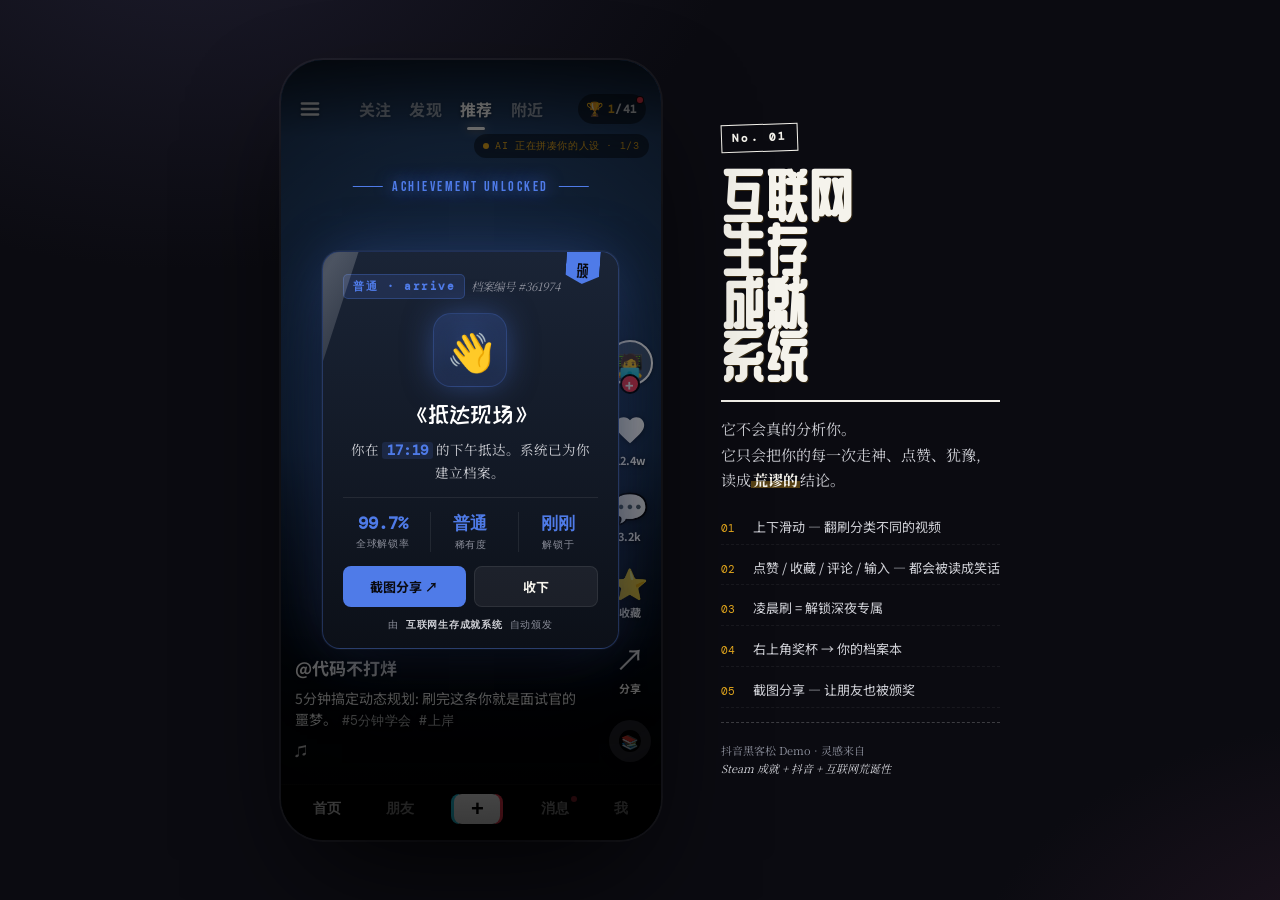
<file: index.html>
<!DOCTYPE html>
<html lang="zh-CN">
<head>
  <meta charset="UTF-8">
  <meta name="viewport" content="width=device-width, initial-scale=1.0, maximum-scale=1.0, user-scalable=no">
  <meta name="theme-color" content="#0a0a10">
  <title>互联网生存成就系统 · 它在偷偷给你颁奖</title>
  <link rel="preconnect" href="https://fonts.googleapis.com">
  <link rel="preconnect" href="https://fonts.gstatic.com" crossorigin>
  <link href="https://fonts.googleapis.com/css2?family=Bebas+Neue&family=DM+Mono:wght@500;700&family=Ma+Shan+Zheng&family=Noto+Sans+SC:wght@400;500;700;900&family=Noto+Serif+SC:wght@500;700;900&family=ZCOOL+KuaiLe&family=ZCOOL+QingKe+HuangYou&display=swap" rel="stylesheet">
  <link rel="stylesheet" href="css/style.css">
</head>
<body>
  <!-- 全局纹理覆盖 -->
  <div class="grain" aria-hidden="true"></div>

  <main class="phone" id="phone">
    <!-- 抖音风顶栏 -->
    <header class="dy-topnav">
      <button class="dy-menu" aria-label="菜单">
        <svg viewBox="0 0 24 24" width="22" height="22" fill="none" stroke="currentColor" stroke-width="2.5" stroke-linecap="round"><line x1="3" y1="6" x2="21" y2="6"/><line x1="3" y1="12" x2="21" y2="12"/><line x1="3" y1="18" x2="21" y2="18"/></svg>
      </button>
      <nav class="dy-tabs">
        <span class="dy-tab">关注</span>
        <span class="dy-tab">发现</span>
        <span class="dy-tab dy-active">推荐</span>
        <span class="dy-tab">附近</span>
      </nav>
      <button class="dy-trophy" id="headerTrophy" title="成就馆">
        <span class="dy-trophy-ico">🏆</span>
        <span class="dy-trophy-num"><b id="headerCount">0</b>/<span id="headerTotal">0</span></span>
        <span class="dy-trophy-dot" id="headerTrophyDot"></span>
      </button>
    </header>

    <!-- 内容流 -->
    <div class="feed" id="feed"></div>

    <!-- 系统状态条 (低调地告诉你"在被记录") -->
    <div class="dy-sysbar" id="dySysbar">
      <span class="dy-sysbar-dot"></span>
      <span id="brandSub">系统正在偷看你</span>
    </div>

    <!-- 抖音风底部导航 (全局) -->
    <nav class="dy-botnav">
      <button class="dy-nbtn dy-active">首页</button>
      <button class="dy-nbtn">朋友</button>
      <button class="dy-plus" aria-label="拍摄">
        <span class="dy-plus-cyan"></span>
        <span class="dy-plus-red"></span>
        <span class="dy-plus-inner">+</span>
      </button>
      <button class="dy-nbtn dy-with-dot">消息</button>
      <button class="dy-nbtn">我</button>
    </nav>

    <!-- 弹窗挂载点 -->
    <div id="popupRoot"></div>
    <div id="personaRoot"></div>
    <div id="galleryRoot"></div>
  </main>

  <!-- 桌面侧栏(移动端隐藏): 杂志感介绍 -->
  <aside class="side-zine">
    <div class="zine-stamp">No. 01</div>
    <h1 class="zine-title">互联网<br>生存<br>成就<br>系统</h1>
    <div class="zine-divider"></div>
    <p class="zine-lead">
      它不会真的分析你。<br>
      它只会把你的每一次走神、点赞、犹豫,<br>
      读成<span class="zine-mark">荒谬的</span>结论。
    </p>
    <ul class="zine-list">
      <li><span class="li-no">01</span>上下滑动 — 翻刷分类不同的视频</li>
      <li><span class="li-no">02</span>点赞 / 收藏 / 评论 / 输入 — 都会被读成笑话</li>
      <li><span class="li-no">03</span>凌晨刷 = 解锁深夜专属</li>
      <li><span class="li-no">04</span>右上角奖杯 → 你的档案本</li>
      <li><span class="li-no">05</span>截图分享 — 让朋友也被颁奖</li>
    </ul>
    <div class="zine-divider thin"></div>
    <p class="zine-foot">
      抖音黑客松 Demo · 灵感来自<br>
      <i>Steam 成就 + 抖音 + 互联网荒诞性</i>
    </p>
  </aside>

  <script type="module" src="js/app.js"></script>
</body>
</html>
</file>
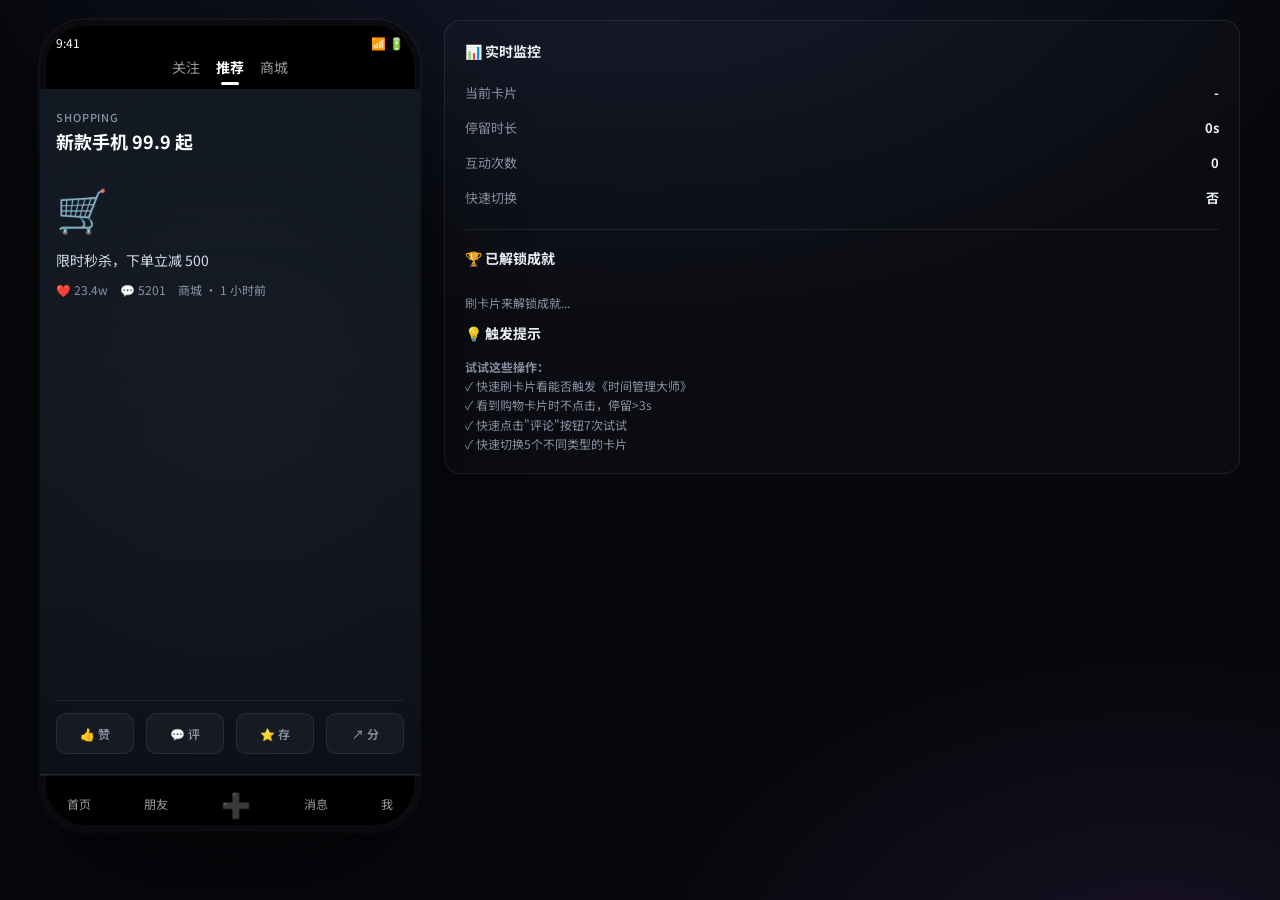
<file: interactive_feed_demo.html>
<!DOCTYPE html>
<html lang="zh-CN">
<head>
<meta charset="UTF-8">
<meta name="viewport" content="width=device-width, initial-scale=1.0">
<title>互联网生存成就系统 · 信息流 Demo</title>
<link rel="preconnect" href="https://fonts.googleapis.com">
<link rel="preconnect" href="https://fonts.gstatic.com" crossorigin>
<link href="https://fonts.googleapis.com/css2?family=Bebas+Neue&family=Noto+Sans+SC:wght@400;500;700;900&family=JetBrains+Mono:wght@500;700&display=swap" rel="stylesheet">
<style>
  :root{
    --bg:#07080d;
    --ink:#eef1f8;
    --muted:#8a93a6;
    --line:rgba(255,255,255,.08);
    --c-common:#5b8def;
    --c-rare:#b76bff;
    --c-mythic:#ffc24b;
  }
  *{box-sizing:border-box;margin:0;padding:0;-webkit-tap-highlight-color:transparent;}
  html,body{height:100%;}
  body{
    background:radial-gradient(1200px 700px at 50% -10%, #14182a 0%, transparent 60%),
               radial-gradient(900px 600px at 90% 110%, #1a1226 0%, transparent 55%),
               var(--bg);
    color:var(--ink);font-family:"Noto Sans SC",-apple-system,"PingFang SC","Microsoft YaHei",sans-serif;
    min-height:100%;display:flex;flex-direction:column;align-items:center;padding:20px 16px;overflow-x:hidden;
  }
  .wrapper{display:flex;gap:24px;align-items:flex-start;max-width:1200px;width:100%;margin:0 auto;flex-wrap:wrap;}
  
  /* ===== PHONE / FEED ===== */
  .phone{position:relative;width:380px;max-width:94vw;aspect-ratio:9/19.2;
    border-radius:46px;background:#000;
    box-shadow:0 50px 120px -30px rgba(0,0,0,.9), 0 0 0 2px rgba(255,255,255,.04), inset 0 0 0 6px #0a0a0f;
    overflow:hidden;flex-shrink:0;}
  
  .feed-container{position:absolute;inset:0;display:flex;flex-direction:column;}
  .top-bar{padding:14px 16px 6px;display:flex;justify-content:space-between;align-items:center;color:#fff;font-size:12px;z-index:2;}
  .top-tabs{padding:0 16px 12px;display:flex;gap:16px;justify-content:center;font-size:14px;color:rgba(255,255,255,.6);}
  .top-tabs b{color:#fff;position:relative;}
  .top-tabs b::after{content:"";position:absolute;left:50%;transform:translateX(-50%);bottom:-8px;width:18px;height:3px;border-radius:3px;background:#fff;}
  
  .cards-scroll{flex:1;overflow-y:scroll;overflow-x:hidden;scroll-snap-type:y mandatory;
    scrollbar-width:none;padding:0;}
  .cards-scroll::-webkit-scrollbar{display:none;}
  
  .card{scroll-snap-align:start;scroll-snap-stop:always;height:100%;
    display:flex;flex-direction:column;padding:20px 16px;background:linear-gradient(180deg, #0f1620 0%, #0a0d15 100%);
    border-bottom:1px solid var(--line);position:relative;overflow:hidden;
    transition:background .3s ease;}
  .card::before{content:"";position:absolute;top:-50%;left:50%;transform:translateX(-50%);width:200%;height:200%;
    background:radial-gradient(circle, rgba(255,255,255,.04) 0%, transparent 70%);pointer-events:none;}
  .card:active{background:linear-gradient(180deg, #111a24 0%, #0b0e17 100%);}
  
  .card-header{position:relative;z-index:1;margin-bottom:16px;}
  .card-type{font-size:11px;letter-spacing:.08em;color:var(--muted);text-transform:uppercase;font-weight:500;margin-bottom:6px;}
  .card-title{font-size:18px;font-weight:700;color:#fff;line-height:1.2;}
  
  .card-body{position:relative;z-index:1;flex:1;display:flex;flex-direction:column;margin-bottom:14px;}
  .card-desc{font-size:14px;color:#d4dae8;line-height:1.5;margin-bottom:10px;}
  .card-meta{display:flex;gap:12px;font-size:12px;color:var(--muted);}
  .card-meta span{display:flex;align-items:center;gap:4px;}
  
  .card-icon{font-size:42px;margin:8px 0 12px;}
  
  .card-actions{position:relative;z-index:1;display:flex;gap:12px;margin-top:auto;padding-top:12px;border-top:1px solid var(--line);}
  .btn{flex:1;padding:11px 0;border:1px solid var(--line);background:rgba(255,255,255,.04);
    border-radius:10px;color:var(--muted);font-family:inherit;font-size:12px;font-weight:600;cursor:pointer;
    transition:.15s ease;display:flex;align-items:center;justify-content:center;gap:5px;}
  .btn:active{background:rgba(255,255,255,.08);color:var(--ink);}
  .btn.active{color:var(--c-common);border-color:rgba(91,141,239,.4);background:rgba(91,141,239,.1);}
  
  .botnav{height:56px;padding:0;border-top:1px solid var(--line);
    display:flex;align-items:center;justify-content:space-around;font-size:12px;color:rgba(255,255,255,.6);z-index:2;}
  .botnav span{cursor:pointer;transition:.15s;}
  .botnav span:active{color:#fff;}
  
  /* ===== ACHIEVEMENT POPUP ===== */
  .ach-overlay{position:absolute;inset:0;z-index:100;display:flex;align-items:center;justify-content:center;
    opacity:0;pointer-events:none;}
  .ach-overlay.show{opacity:1;pointer-events:auto;}
  .ach-scrim{position:absolute;inset:0;background:radial-gradient(circle at 50% 45%, rgba(0,0,0,.2), rgba(0,0,0,.78));
    opacity:0;transition:opacity .35s ease;}
  .ach-overlay.show .ach-scrim{opacity:1;}
  .ach-flash{position:absolute;inset:0;background:#fff;opacity:0;pointer-events:none;}
  .ach-overlay.show.fire .ach-flash{animation:flash .55s ease-out;}
  @keyframes flash{0%{opacity:0}12%{opacity:.02}14%{opacity:0.16}100%{opacity:0}}
  
  .ach-banner{position:absolute;top:110px;left:50%;transform:translateX(-50%) translateY(-12px);
    font-family:"Bebas Neue",sans-serif;letter-spacing:.16em;font-size:15px;opacity:0;white-space:nowrap;}
  .ach-overlay.show .ach-banner{animation:bannerIn .5s .15s cubic-bezier(.2,.9,.3,1.2) forwards;}
  @keyframes bannerIn{to{opacity:1;transform:translateX(-50%) translateY(0);}}
  
  .ach-card{position:relative;width:300px;max-width:78%;border-radius:22px;padding:22px 20px 18px;
    border:1px solid;transform:scale(.82) translateY(10px);opacity:0;overflow:hidden;}
  .ach-overlay.show .ach-card{animation:cardIn .55s .1s cubic-bezier(.18,.9,.25,1.15) forwards;}
  @keyframes cardIn{to{transform:scale(1) translateY(0);opacity:1;}}
  .ach-card::after{content:"";position:absolute;top:0;left:-60%;width:50%;height:100%;
    background:linear-gradient(105deg, transparent, rgba(255,255,255,.28), transparent);transform:skewX(-18deg);}
  .ach-overlay.show .ach-card::after{animation:shine 1.1s .45s ease-out;}
  @keyframes shine{0%{left:-60%}100%{left:130%}}
  
  .ach-rarity-row{display:flex;justify-content:space-between;align-items:center;margin-bottom:14px;}
  .ach-rarity{font-family:"JetBrains Mono",monospace;font-size:11px;font-weight:700;letter-spacing:.12em;
    padding:4px 9px;border-radius:7px;}
  .ach-note{font-size:11px;color:var(--muted);}
  
  .ach-trophy{width:78px;height:78px;margin:2px auto 14px;border-radius:20px;
    display:flex;align-items:center;justify-content:center;font-size:40px;
    border:1px solid;box-shadow:0 0 32px -4px;}
  .ach-overlay.show .ach-trophy{animation:pop .5s .3s cubic-bezier(.2,1.4,.3,1) backwards;}
  @keyframes pop{0%{transform:scale(0) rotate(-20deg);}70%{transform:scale(1.15) rotate(6deg);}100%{transform:scale(1) rotate(0);}}
  
  .ach-title{font-size:21px;font-weight:900;text-align:center;line-height:1.25;margin-bottom:8px;
    color:#fff;text-shadow:0 1px 0 rgba(0,0,0,.4);}
  .ach-desc{font-size:13.5px;line-height:1.55;text-align:center;margin-bottom:16px;padding:0 4px;}
  
  .ach-stats{display:flex;border-top:1px solid inherit;padding-top:14px;gap:8px;}
  .ach-stat{flex:1;text-align:center;}
  .ach-stat .num{font-family:"JetBrains Mono",monospace;font-weight:700;font-size:18px;}
  .ach-stat .lbl{font-size:10.5px;color:var(--muted);margin-top:3px;letter-spacing:.04em;}
  .ach-stat + .ach-stat{border-left:1px solid inherit;}
  
  .ach-water{margin-top:14px;text-align:center;font-size:10.5px;color:var(--muted);letter-spacing:.04em;}
  .ach-water b{color:#aab3c6;}
  
  .ach-particles{position:absolute;inset:0;pointer-events:none;overflow:hidden;}
  .ap{position:absolute;bottom:-10px;width:6px;height:6px;border-radius:50%;opacity:0;}
  .ach-overlay.show.fire.ach-mythic .ap{animation:rise var(--d,3s) var(--delay,0s) ease-in infinite;}
  @keyframes rise{0%{opacity:0;transform:translateY(0) scale(.6);}15%{opacity:.9;}100%{opacity:0;transform:translateY(-420px) scale(1.1);}}
  
  /* ===== INFO PANEL ===== */
  .info{flex:1;min-width:280px;background:rgba(255,255,255,.02);border:1px solid var(--line);border-radius:16px;padding:20px;}
  .info h3{font-size:14px;font-weight:700;margin-bottom:14px;color:var(--ink);}
  .info-section{margin-bottom:18px;padding-bottom:14px;border-bottom:1px solid var(--line);}
  .info-section:last-child{border:none;margin-bottom:0;padding-bottom:0;}
  .info-stat{display:flex;justify-content:space-between;align-items:center;padding:8px 0;font-size:13px;}
  .info-stat .lbl{color:var(--muted);}
  .info-stat .val{font-weight:700;color:var(--ink);}
  
  .ach-list{max-height:300px;overflow-y:auto;scrollbar-width:thin;scrollbar-color:var(--line) transparent;}
  .ach-list::-webkit-scrollbar{width:5px;}
  .ach-list::-webkit-scrollbar-track{background:transparent;}
  .ach-list::-webkit-scrollbar-thumb{background:var(--line);border-radius:2px;}
  
  .ach-item{padding:10px;margin-bottom:8px;border-radius:10px;border:1px solid var(--line);font-size:12px;
    background:rgba(255,255,255,.02);transition:.15s;}
  .ach-item.new{background:rgba(255,194,75,.1);border-color:rgba(255,194,75,.3);animation:pulse 2s ease-out;}
  @keyframes pulse{0%{box-shadow:0 0 20px rgba(255,194,75,.4);}100%{box-shadow:0 0 0 rgba(255,194,75,0);}}
  .ach-item.rare{background:rgba(183,107,255,.08);border-color:rgba(183,107,255,.25);}
  .ach-item.mythic{background:rgba(91,141,239,.08);border-color:rgba(91,141,239,.25);}
  .ach-item-name{font-weight:700;color:var(--ink);margin-bottom:2px;}
  .ach-item-rate{color:var(--muted);font-size:11px;}
  
  @media(max-width:768px){
    .wrapper{gap:0;flex-direction:column;}
    .phone{max-width:100%;}
    .info{width:100%;}
  }
</style>
</head>
<body>
  <div class="wrapper">
    <!-- ===== PHONE FRAME ===== -->
    <div class="phone">
      <div class="feed-container">
        <div class="top-bar">
          <span class="status-time">9:41</span>
          <span>📶 🔋</span>
        </div>
        <div class="top-tabs">
          <span>关注</span>
          <b>推荐</b>
          <span>商城</span>
        </div>
        
        <div class="cards-scroll" id="cardsScroll">
          <!-- cards injected here -->
        </div>
        
        <div class="botnav">
          <span id="navHome">首页</span>
          <span>朋友</span>
          <span style="font-size:24px;">➕</span>
          <span>消息</span>
          <span>我</span>
        </div>
      </div>
      
      <!-- achievement overlay -->
      <div class="ach-overlay" id="achOverlay">
        <div class="ach-scrim"></div>
        <div class="ach-flash"></div>
        <div class="ach-banner" id="achBanner" style="color:var(--rc);">ACHIEVEMENT UNLOCKED</div>
        <div class="ach-card" id="achCard">
          <div class="ach-rarity-row">
            <span class="ach-rarity" id="achRarity"></span>
            <span class="ach-note" id="achNote"></span>
          </div>
          <div class="ach-trophy" id="achTrophy">🏆</div>
          <div class="ach-title" id="achTitle"></div>
          <div class="ach-desc" id="achDesc"></div>
          <div class="ach-stats">
            <div class="ach-stat">
              <div class="num" id="achRate">0%</div>
              <div class="lbl">全球解锁率</div>
            </div>
            <div class="ach-stat">
              <div class="num" id="achRarityLabel"></div>
              <div class="lbl">稀有度</div>
            </div>
            <div class="ach-stat">
              <div class="num" id="achTime">刚刚</div>
              <div class="lbl">解锁于</div>
            </div>
          </div>
          <div class="ach-water">由 <b>互联网生存成就系统</b> 自动颁发</div>
        </div>
        <div class="ach-particles" id="achParticles"></div>
      </div>
    </div>
    
    <!-- ===== INFO PANEL ===== -->
    <div class="info">
      <h3>📊 实时监控</h3>
      <div class="info-section">
        <div class="info-stat">
          <span class="lbl">当前卡片</span>
          <span class="val" id="infoCard">-</span>
        </div>
        <div class="info-stat">
          <span class="lbl">停留时长</span>
          <span class="val" id="infoDwell">0s</span>
        </div>
        <div class="info-stat">
          <span class="lbl">互动次数</span>
          <span class="val" id="infoAct">0</span>
        </div>
        <div class="info-stat">
          <span class="lbl">快速切换</span>
          <span class="val" id="infoSwitch">否</span>
        </div>
      </div>
      
      <h3>🏆 已解锁成就</h3>
      <div class="ach-list" id="achList">
        <div style="color:var(--muted);font-size:12px;padding:12px 0;">刷卡片来解锁成就...</div>
      </div>
      
      <h3>💡 触发提示</h3>
      <div class="info-section" style="border:none;margin-bottom:0;padding:0;">
        <div style="font-size:12px;color:var(--muted);line-height:1.6;">
          <strong>试试这些操作：</strong><br>
          ✓ 快速刷卡片看能否触发《时间管理大师》<br>
          ✓ 看到购物卡片时不点击，停留>3s<br>
          ✓ 快速点击"评论"按钮7次试试<br>
          ✓ 快速切换5个不同类型的卡片
        </div>
      </div>
    </div>
  </div>

<script>
  // ===== DATA =====
  const CARD_DATA = [
    { id: 'shop1', type: 'shopping', title: '新款手机 99.9 起', desc: '限时秒杀，下单立减 500', icon: '🛒', meta: '商城 · 1 小时前' },
    { id: 'learn1', type: 'learning', title: '30 秒学会 Python', desc: '万人都在学，看 3 秒视频就掌握编程', icon: '📚', meta: '学习 · 2 小时前' },
    { id: 'life1', type: 'lifestyle', title: '莫干山越野跑，这个周末就出发', desc: '跟博主一起体验山野之间的自在呼吸', icon: '⛰️', meta: '生活 · 刚刚' },
    { id: 'shop2', type: 'shopping', title: '秋冬新衣 5 折起', desc: '限时，今晚 8 点下架', icon: '👔', meta: '商城 · 3 小时前' },
    { id: 'ent1', type: 'entertainment', title: '评论区都在讨论的"神剧"', desc: '90% 的人看了评论比看剧还投入 😂', icon: '🎬', meta: '视频 · 刚刚' },
    { id: 'learn2', type: 'learning', title: '凌晨 2 点开始的哲学讨论', desc: '为什么我们总想在深夜思考人生？', icon: '🤔', meta: '学习 · 23:41' },
    { id: 'shop3', type: 'shopping', title: '口红色号测评', desc: '99 种色号，总有一款适合你', icon: '💄', meta: '商城 · 5 小时前' },
    { id: 'video1', type: 'video', title: '我在抖音评论区扒了 3 小时', desc: '这些评论为什么比视频本身还精彩？', icon: '💭', meta: '视频 · 2 小时前' },
    { id: 'life2', type: 'lifestyle', title: '3 点睡觉 9 点醒，这就是我的周末', desc: '只有这时候才能好好刷手机', icon: '😴', meta: '生活 · 6 小时前' },
    { id: 'learn3', type: 'learning', title: '学了没？收藏这 200 个视频吧', desc: '打算哪天全看完 😅', icon: '📖', meta: '学习 · 昨天' },
    { id: 'ent2', type: 'entertainment', title: '为什么评论区打开 15 条还想继续', desc: '一条比一条有意思', icon: '😂', meta: '视频 · 昨天' },
    { id: 'shop4', type: 'shopping', title: '这个能收藏吗？我回头再来', desc: '打开输入框但没有真的下单...', icon: '💳', meta: '商城 · 昨天' },
  ];

  const ACHIEVEMENTS = {
    common: [
      { id: 'fake_buyer', name: '《假装只是看看》', desc: '连续打开购物内容但没下单。', icon: '🛒', rarity: 'common', rate: '42.6%', note: 'AI 偷偷观察了你 3 秒',
        trigger: (hist) => {
          const shopping = hist.filter(c => c.type === 'shopping');
          if (shopping.length < 2) return false;
          for (let i = 0; i < shopping.length; i++) {
            if (shopping[i].dwell > 3000 && shopping[i].interactions.filter(a => a.type === 'buy').length === 0) {
              return true;
            }
          }
          return false;
        }
      },
      { id: 'quantum', name: '《量子学习》', desc: '在学习视频停留 3 秒即默认学会。', icon: '📚', rarity: 'common', rate: '58.1%', note: 'AI 已替你掌握知识',
        trigger: (hist) => {
          const learn = hist.filter(c => c.type === 'learning');
          for (let c of learn) {
            if (c.dwell > 1000 && c.dwell < 5000) return true;
          }
          return false;
        }
      },
      { id: 'time_mgmt', name: '《时间管理大师》', desc: '成功把 5 分钟休息刷成 2 小时。', icon: '⏳', rarity: 'common', rate: '37.9%', note: 'AI 帮你记了时',
        trigger: (hist) => {
          const totalDwell = hist.reduce((s, c) => s + c.dwell, 0);
          return totalDwell > 120000; // 2 min+
        }
      },
      { id: 'read_not_reply', name: '《已读不回艺术家》', desc: '看见消息但决定让它自然发酵。', icon: '💬', rarity: 'common', rate: '49.3%', note: 'AI 表示理解',
        trigger: (hist) => {
          const comments = hist.filter(c => c.interactions.some(a => a.type === 'comment'));
          if (comments.length === 0) return false;
          const noReply = comments.filter(c => !c.interactions.some(a => a.type === 'send'));
          return noReply.length >= 1;
        }
      },
    ],
    rare: [
      { id: 'late_night', name: '《深夜哲学家》', desc: '凌晨 2 点开始思考人生。', icon: '🌙', rarity: 'rare', rate: '8.7%', note: 'AI 也没睡',
        trigger: (hist) => {
          const h = new Date().getHours();
          return (h >= 2 && h < 6);
        }
      },
      { id: 'cyber_fear', name: '《赛博社恐》', desc: '输入框打开 7 次但没发送。', icon: '⌨️', rarity: 'rare', rate: '5.2%', note: 'AI 替你紧张',
        trigger: (hist) => {
          const comments = hist.flatMap(c => c.interactions).filter(a => a.type === 'comment');
          return comments.length >= 5 && hist.flatMap(c => c.interactions).filter(a => a.type === 'send').length === 0;
        }
      },
      { id: 'collector', name: '《收藏家》', desc: '收藏 200 条视频但从未复习。', icon: '⭐', rarity: 'rare', rate: '11.4%', note: 'AI 已不抱期待',
        trigger: (hist) => {
          const saves = hist.flatMap(c => c.interactions).filter(a => a.type === 'save').length;
          return saves >= 3;
        }
      },
    ],
    mythic: [
      { id: 'observer', name: '《人类观察者》', desc: '打开评论区比视频还认真。', icon: '👁️', rarity: 'mythic', rate: '0.9%', note: 'AI 决定颁发最高荣誉',
        trigger: (hist) => {
          const comments = hist.flatMap(c => c.interactions).filter(a => a.type === 'comment').length;
          return comments >= 8;
        }
      },
      { id: 'cyber_guard', name: '《电子守夜人》', desc: '手机电量低于 3% 仍坚持在线。', icon: '🔋', rarity: 'mythic', rate: '0.4%', note: 'AI 向你致敬',
        trigger: (hist) => {
          const h = new Date().getHours();
          const totalDwell = hist.reduce((s, c) => s + c.dwell, 0);
          return (h >= 2 && h < 6) && totalDwell > 30000;
        }
      },
      { id: 'wanderer', name: '《精神流浪》', desc: '连续切换 12 个兴趣领域。', icon: '🧭', rarity: 'mythic', rate: '1.3%', note: 'AI 已跟不上你',
        trigger: (hist) => {
          if (hist.length < 5) return false;
          let typeChanges = 0;
          for (let i = 1; i < hist.length; i++) {
            if (hist[i].type !== hist[i-1].type) typeChanges++;
          }
          return typeChanges >= 4;
        }
      },
    ],
  };

  // ===== STATE =====
  let state = {
    cardHistory: [],
    currentCard: null,
    currentCardEnter: 0,
    unlockedIds: new Set(),
    audioCtx: null,
  };

  const THEME = {
    common: { rc: '#5b8def', top: '#1a2436', bot: '#10141f' },
    rare: { rc: '#b76bff', top: '#241a3a', bot: '#140e22' },
    mythic: { rc: '#ffc24b', top: '#332512', bot: '#1c1408' },
  };

  function hexA(hex, a) {
    const n = parseInt(hex.slice(1), 16);
    const r = n >> 16, g = (n >> 8) & 255, b = n & 255;
    return `rgba(${r},${g},${b},${a})`;
  }

  // ===== UI =====
  function renderCards() {
    const scroll = document.getElementById('cardsScroll');
    scroll.innerHTML = '';
    CARD_DATA.forEach(card => {
      const el = document.createElement('div');
      el.className = 'card';
      el.dataset.id = card.id;
      el.dataset.type = card.type;
      el.innerHTML = `
        <div class="card-header">
          <div class="card-type">${card.type}</div>
          <div class="card-title">${card.title}</div>
        </div>
        <div class="card-body">
          <div class="card-icon">${card.icon}</div>
          <div class="card-desc">${card.desc}</div>
          <div class="card-meta"><span>❤️ 23.4w</span><span>💬 5201</span><span>${card.meta}</span></div>
        </div>
        <div class="card-actions">
          <button class="btn" data-action="like">👍 赞</button>
          <button class="btn" data-action="comment">💬 评</button>
          <button class="btn" data-action="save">⭐ 存</button>
          <button class="btn" data-action="share">↗ 分</button>
        </div>
      `;
      
      el.addEventListener('mouseenter', () => recordCardEnter(card, el));
      el.addEventListener('mouseleave', () => recordCardExit());
      
      el.querySelectorAll('.btn').forEach(btn => {
        btn.addEventListener('click', (e) => {
          e.stopPropagation();
          const action = btn.dataset.action;
          recordInteraction(action, btn);
          checkAchievements();
        });
      });
      
      scroll.appendChild(el);
    });
  }

  function recordCardEnter(card, el) {
    if (state.currentCard && state.currentCard.id === card.id) return;
    if (state.currentCard) recordCardExit();
    
    state.currentCard = {
      id: card.id,
      type: card.type,
      enterTime: Date.now(),
      interactions: [],
    };
    state.currentCardEnter = Date.now();
    updateInfo();
  }

  function recordCardExit() {
    if (!state.currentCard) return;
    state.currentCard.dwell = Date.now() - state.currentCard.enterTime;
    state.cardHistory.push(state.currentCard);
    state.currentCard = null;
    updateInfo();
    checkAchievements();
  }

  function recordInteraction(action, btn) {
    if (!state.currentCard) return;
    state.currentCard.interactions.push({ type: action, time: Date.now() });
    
    // visual feedback
    btn.classList.add('active');
    setTimeout(() => btn.classList.remove('active'), 300);
    
    updateInfo();
  }

  function updateInfo() {
    const card = state.currentCard;
    const history = state.cardHistory;
    
    if (card) {
      document.getElementById('infoCard').textContent = card.id;
      const dwell = Math.floor((Date.now() - state.currentCardEnter) / 1000);
      document.getElementById('infoDwell').textContent = dwell + 's';
      document.getElementById('infoAct').textContent = card.interactions.length;
    } else {
      document.getElementById('infoCard').textContent = '-';
      document.getElementById('infoDwell').textContent = '0s';
      document.getElementById('infoAct').textContent = '0';
    }
    
    if (history.length >= 2) {
      const recentTypes = history.slice(-5).map(c => c.type);
      const changes = recentTypes.filter((t, i) => i === 0 || t !== recentTypes[i-1]).length;
      document.getElementById('infoSwitch').textContent = changes >= 3 ? '✓ 是' : '否';
    }
  }

  function checkAchievements() {
    const allAchs = [...ACHIEVEMENTS.common, ...ACHIEVEMENTS.rare, ...ACHIEVEMENTS.mythic];
    for (let ach of allAchs) {
      if (!state.unlockedIds.has(ach.id) && ach.trigger(state.cardHistory)) {
        triggerAchievement(ach);
        state.unlockedIds.add(ach.id);
      }
    }
  }

  function triggerAchievement(ach) {
    const t = THEME[ach.rarity];
    const overlay = document.getElementById('achOverlay');
    const card = document.getElementById('achCard');
    
    overlay.style.setProperty('--rc', t.rc);
    overlay.style.setProperty('--rc-30', hexA(t.rc, 0.30));
    overlay.style.setProperty('--rc-40', hexA(t.rc, 0.40));
    overlay.style.setProperty('--rc-50', hexA(t.rc, 0.50));
    
    card.style.background = `linear-gradient(180deg, ${t.top}, ${t.bot})`;
    card.style.borderColor = hexA(t.rc, 0.30);
    card.style.color = 'var(--ink)';
    
    document.getElementById('achBanner').style.color = t.rc;
    document.getElementById('achRarity').textContent = ach.rarity === 'common' ? '普通' : ach.rarity === 'rare' ? '稀有' : '神话级';
    document.getElementById('achRarity').style.color = t.rc;
    document.getElementById('achRarity').style.borderColor = hexA(t.rc, 0.3);
    document.getElementById('achRarity').style.background = hexA(t.rc, 0.08);
    document.getElementById('achNote').textContent = ach.note;
    document.getElementById('achTitle').textContent = ach.name;
    document.getElementById('achDesc').textContent = ach.desc;
    document.getElementById('achTrophy').textContent = ach.icon;
    document.getElementById('achTrophy').style.borderColor = hexA(t.rc, 0.3);
    document.getElementById('achTrophy').style.background = `radial-gradient(circle at 50% 35%, ${hexA(t.rc, 0.3)}, ${hexA(t.rc, 0.08)})`;
    document.getElementById('achTrophy').style.boxShadow = `0 0 32px -4px ${t.rc}, inset 0 0 22px ${hexA(t.rc, 0.15)}`;
    document.getElementById('achRate').textContent = ach.rate;
    document.getElementById('achRate').style.color = t.rc;
    document.getElementById('achRarityLabel').textContent = ach.rarity === 'common' ? '普通' : ach.rarity === 'rare' ? '稀有' : '神话级';
    document.getElementById('achRarityLabel').style.color = t.rc;
    document.getElementById('achTime').textContent = '刚刚';
    
    if (ach.rarity === 'mythic') {
      card.classList.add('ach-mythic');
      document.getElementById('achParticles').innerHTML = '';
      for (let i = 0; i < 14; i++) {
        const p = document.createElement('div');
        p.className = 'ap';
        p.style.left = (8 + Math.random() * 84) + '%';
        p.style.setProperty('--d', (2.4 + Math.random() * 1.8) + 's');
        p.style.setProperty('--delay', (Math.random() * 1.5) + 's');
        p.style.width = p.style.height = (4 + Math.random() * 5) + 'px';
        p.style.background = t.rc;
        p.style.boxShadow = `0 0 8px ${t.rc}`;
        document.getElementById('achParticles').appendChild(p);
      }
    } else {
      card.classList.remove('ach-mythic');
    }
    
    overlay.classList.remove('show', 'fire');
    void overlay.offsetWidth;
    overlay.classList.add('show', 'fire');
    
    addAchievementToList(ach);
    playSound(ach.rarity);
    
    setTimeout(() => {
      overlay.classList.remove('fire');
    }, 2000);
  }

  function addAchievementToList(ach) {
    const list = document.getElementById('achList');
    if (list.children[0] && list.children[0].textContent.includes('刷卡片')) {
      list.innerHTML = '';
    }
    
    const item = document.createElement('div');
    item.className = 'ach-item new ' + ach.rarity;
    item.innerHTML = `
      <div class="ach-item-name">${ach.name}</div>
      <div class="ach-item-rate">全球解锁率 ${ach.rate}</div>
    `;
    list.insertBefore(item, list.firstChild);
  }

  function playSound(rarity) {
    try {
      if (!state.audioCtx) {
        state.audioCtx = new (window.AudioContext || window.webkitAudioContext)();
      }
      const ctx = state.audioCtx;
      const base = rarity === 'mythic' ? 523 : rarity === 'rare' ? 440 : 392;
      [0, 90, 180].forEach((delay, k) => {
        const o = ctx.createOscillator(), g = ctx.createGain();
        o.type = 'triangle';
        o.frequency.value = base * Math.pow(1.26, k);
        o.connect(g);
        g.connect(ctx.destination);
        const t0 = ctx.currentTime + delay / 1000;
        g.gain.setValueAtTime(0, t0);
        g.gain.linearRampToValueAtTime(0.18, t0 + 0.02);
        g.gain.exponentialRampToValueAtTime(0.001, t0 + 0.5);
        o.start(t0);
        o.stop(t0 + 0.55);
      });
    } catch (e) { }
  }

  // ===== INIT =====
  document.getElementById('achOverlay').querySelector('.ach-scrim').addEventListener('click', () => {
    document.getElementById('achOverlay').classList.remove('show', 'fire');
  });

  setInterval(updateInfo, 500);
  renderCards();
  
  // auto-scroll for demo
  const scroll = document.getElementById('cardsScroll');
  let autoIdx = 0;
  setInterval(() => {
    if (scroll.children.length > 0) {
      autoIdx = (autoIdx + 1) % scroll.children.length;
      scroll.children[autoIdx].scrollIntoView({ behavior: 'smooth', block: 'start' });
    }
  }, 8000);
</script>
</body>
</html>
</file>
<file: css/style.css>
/* ====================================================
   互联网生存成就系统 · 视觉语言
   目标：抖音信息流 × 杂志/印刷品质感 × Steam 成就 × 一点点版画
   不要：通用 cyber 紫/蓝、对称居中、空旷"AI 模板感"
   ==================================================== */

:root {
  --bg-deep: #0a0a10;
  --bg-soft: #14141d;
  --ink:     #f5f3ec;       /* 米白, 不是纯白 */
  --ink-soft:#cfd0d6;
  --muted:   #8a8d99;
  --line:    rgba(255,255,255,.08);
  --paper:   #f4ede0;       /* 档案本主色: 米色仿纸 */
  --paper-2: #e5dbc5;
  --paper-ink:#2a2620;
  --rare-c:  #4f7be8;
  --rare-r:  #a85fff;
  --rare-e:  #26c277;
  --rare-m:  #e8a91d;

  --serif: "Noto Serif SC", "Songti SC", "STSong", serif;
  --sans:  "Noto Sans SC", -apple-system, "PingFang SC", "Microsoft YaHei", sans-serif;
  --mono:  "DM Mono", "JetBrains Mono", "SF Mono", Menlo, monospace;
  --display:"ZCOOL QingKe HuangYou", "Noto Serif SC", serif;
  --display-2:"ZCOOL KuaiLe", "Noto Serif SC", serif;
  --hand: "Ma Shan Zheng", cursive;
}

*, *::before, *::after { box-sizing:border-box; margin:0; padding:0; -webkit-tap-highlight-color:transparent; }
html, body { height:100%; overflow:hidden; background:#000; }
body {
  font-family:var(--sans);
  color:var(--ink);
  display:flex; align-items:center; justify-content:center;
  gap:60px;
  padding:24px;
  background:
    radial-gradient(900px 600px at 15% -10%, #1b1a2a 0%, transparent 60%),
    radial-gradient(800px 500px at 110% 110%, #221422 0%, transparent 55%),
    var(--bg-deep);
}

/* 全局 SVG 噪点，营造印刷感 */
.grain {
  position:fixed; inset:0; pointer-events:none; z-index:1; opacity:.08;
  mix-blend-mode:overlay;
  background-image:url("data:image/svg+xml;utf8,<svg xmlns='http://www.w3.org/2000/svg' width='160' height='160'><filter id='n'><feTurbulence type='fractalNoise' baseFrequency='.9' numOctaves='2' stitchTiles='stitch'/><feColorMatrix values='0 0 0 0 1  0 0 0 0 1  0 0 0 0 1  0 0 0 1 0'/></filter><rect width='100%' height='100%' filter='url(%23n)' opacity='.6'/></svg>");
}

/* =========================
   桌面侧栏: 杂志/zine 风
   ========================= */
.side-zine {
  max-width:300px; color:var(--ink);
  font-family:var(--sans); line-height:1.6;
  position:relative; padding:8px 0;
}
.zine-stamp {
  display:inline-block;
  font-family:var(--mono); font-size:11px; font-weight:700; letter-spacing:.2em;
  padding:4px 10px; border:1.5px solid var(--ink);
  color:var(--ink);
  transform:rotate(-2deg); margin-bottom:18px;
}
.zine-title {
  font-family:var(--display);
  font-size:56px; line-height:.95; letter-spacing:.02em;
  color:var(--ink);
  margin-bottom:18px;
  text-shadow: 1px 1px 0 rgba(232,169,29,.18);
}
.zine-divider {
  height:0; border-top:2px solid var(--ink); margin:14px 0;
}
.zine-divider.thin { border-top:1px dashed rgba(255,255,255,.2); }
.zine-lead {
  font-size:15px; color:var(--ink-soft); line-height:1.7;
  font-family:var(--serif);
  margin-bottom:18px;
}
.zine-mark {
  background:linear-gradient(180deg, transparent 55%, #e8a91d55 55%, #e8a91d55 90%, transparent 90%);
  font-weight:700; color:var(--ink); padding:0 2px;
}
.zine-list {
  list-style:none; display:flex; flex-direction:column; gap:7px;
  font-size:13px; color:var(--ink-soft);
  font-family:var(--sans);
}
.zine-list li {
  display:flex; gap:10px; align-items:baseline;
  padding:6px 0; border-bottom:1px dashed rgba(255,255,255,.06);
}
.zine-list .li-no {
  font-family:var(--mono); font-size:11px; color:var(--rare-m);
  flex-shrink:0; min-width:22px;
}
.zine-foot {
  margin-top:18px; font-size:11px; color:var(--muted); line-height:1.7;
  font-family:var(--serif);
}
.zine-foot i { color:var(--ink-soft); font-style:italic; }

/* =========================
   手机外框
   ========================= */
.phone {
  position:relative; width:380px; height:780px; max-width:94vw; max-height:96vh;
  border-radius:42px; background:#000; flex-shrink:0;
  box-shadow:
    0 50px 120px -30px rgba(0,0,0,.9),
    0 0 0 2px rgba(255,255,255,.05),
    inset 0 0 0 6px #0a0a0f;
  overflow:hidden; z-index:2;
}

/* =========================
   抖音风顶栏
   ========================= */
.dy-topnav {
  position:absolute; top:0; left:0; right:0; z-index:12;
  padding:34px 14px 12px;
  display:flex; align-items:center; justify-content:space-between;
  background:linear-gradient(180deg, rgba(0,0,0,.55) 0%, rgba(0,0,0,0) 100%);
  pointer-events:none;
}
.dy-topnav > * { pointer-events:auto; }
.dy-menu {
  background:none; border:none; color:#fff; cursor:pointer;
  display:flex; align-items:center; justify-content:center;
  opacity:.9; padding:4px;
  filter:drop-shadow(0 1px 2px rgba(0,0,0,.5));
}
.dy-tabs {
  display:flex; gap:18px; align-items:center;
  color:#fff; font-size:16px; font-weight:700;
  letter-spacing:.02em;
  filter:drop-shadow(0 1px 2px rgba(0,0,0,.5));
}
.dy-tab { opacity:.55; cursor:pointer; transition:.2s; }
.dy-tab:hover { opacity:.85; }
.dy-tab.dy-active {
  opacity:1; position:relative;
}
.dy-tab.dy-active::after {
  content:''; position:absolute; left:50%; bottom:-9px;
  width:18px; height:3px; border-radius:2px;
  background:#fff; transform:translateX(-50%);
  box-shadow:0 0 8px rgba(255,255,255,.6);
}
.dy-trophy {
  position:relative;
  height:30px; padding:0 9px 0 8px;
  display:flex; align-items:center; gap:5px;
  border:none; border-radius:15px;
  background:rgba(0,0,0,.45); backdrop-filter:blur(8px);
  color:#fff; cursor:pointer; transition:.2s;
  -webkit-backdrop-filter:blur(8px);
}
.dy-trophy:hover { background:rgba(0,0,0,.65); }
.dy-trophy-ico { font-size:14px; }
.dy-trophy-num {
  font-family:var(--mono); font-size:11px; font-weight:700; letter-spacing:.04em;
  color:rgba(255,255,255,.85);
}
.dy-trophy-num b { color:var(--rare-m); font-weight:700; }
.dy-trophy-dot {
  position:absolute; top:2px; right:2px;
  width:8px; height:8px; border-radius:50%;
  background:#ff3b51; border:1.5px solid rgba(0,0,0,.85);
  opacity:0; transform:scale(.5); transition:.25s;
}
.dy-trophy.has-new .dy-trophy-dot {
  opacity:1; transform:scale(1);
  animation:dy-dot-pulse 1.8s ease-in-out infinite;
}
@keyframes dy-dot-pulse {
  0%,100% { box-shadow:0 0 0 0 rgba(255,59,81,.6); }
  50%     { box-shadow:0 0 0 6px rgba(255,59,81,0); }
}

/* 系统状态条 (低调埋彩蛋: AI 在看你) */
.dy-sysbar {
  position:absolute; top:74px; right:12px; z-index:11;
  display:flex; align-items:center; gap:6px;
  padding:5px 9px; border-radius:12px;
  background:rgba(0,0,0,.45); backdrop-filter:blur(8px);
  -webkit-backdrop-filter:blur(8px);
  font-family:var(--mono); font-size:10px; letter-spacing:.06em;
  color:rgba(255,255,255,.75);
  max-width:62%;
  pointer-events:none;
  transition:opacity .3s, transform .3s;
}
.dy-sysbar-dot {
  width:6px; height:6px; border-radius:50%;
  background:var(--rare-m);
  animation:dy-sys-blink 1.6s ease-in-out infinite;
  flex-shrink:0;
}
@keyframes dy-sys-blink {
  0%,100% { opacity:1; transform:scale(1); }
  50%     { opacity:.35; transform:scale(.7); }
}

/* 抖音风底部导航 (全局) */
.dy-botnav {
  position:absolute; bottom:0; left:0; right:0; z-index:12;
  height:56px;
  display:flex; align-items:center; justify-content:space-around;
  background:#000; border-top:1px solid rgba(255,255,255,.04);
  padding:0 10px 8px;
}
.dy-nbtn {
  background:none; border:none; color:#fff;
  font-size:14px; font-weight:700;
  opacity:.55; cursor:pointer; padding:6px 4px;
  filter:drop-shadow(0 1px 2px rgba(0,0,0,.5));
  position:relative;
}
.dy-nbtn:hover { opacity:.85; }
.dy-nbtn.dy-active { opacity:1; }
.dy-nbtn.dy-with-dot::after {
  content:''; position:absolute; top:2px; right:-4px;
  width:6px; height:6px; border-radius:50%;
  background:#ff3b51;
}
.dy-plus {
  position:relative; width:46px; height:30px; border-radius:8px;
  background:#fff; border:none; cursor:pointer;
  display:flex; align-items:center; justify-content:center;
  transition:transform .15s;
}
.dy-plus:active { transform:scale(.95); }
.dy-plus-cyan, .dy-plus-red {
  position:absolute; top:0; bottom:0; width:8px;
  z-index:-1;
}
.dy-plus-cyan { left:-3px; background:#22d3ee; border-radius:8px 0 0 8px; }
.dy-plus-red  { right:-3px; background:#ff3b51; border-radius:0 8px 8px 0; }
.dy-plus-inner {
  color:#000; font-size:22px; font-weight:900; line-height:1;
}

/* =========================
   信息流 (snap)
   ========================= */
.feed {
  position:absolute; inset:0;
  overflow-y:scroll; scroll-snap-type:y mandatory;
  -webkit-overflow-scrolling:touch;
  scrollbar-width:none;
}
.feed::-webkit-scrollbar { display:none; }

/* 单张卡片 */
.dy-card {
  position:relative; width:100%; height:100%;
  scroll-snap-align:start; scroll-snap-stop:always;
  overflow:hidden; color:#fff;
  isolation:isolate;
}

/* 大字 emoji 居中作为"画面" */
.dy-bg {
  position:absolute; inset:0; z-index:0;
  display:flex; align-items:center; justify-content:center;
  pointer-events:none; user-select:none;
}
.dy-emoji {
  font-size:240px; opacity:.22; filter:blur(.5px);
  transform:translateY(-20px) rotate(-3deg);
}

/* 底部黑色渐隐 (Douyin 标准) */
.dy-shade {
  position:absolute; left:0; right:0; bottom:0; height:50%; z-index:1;
  background:linear-gradient(180deg, transparent 0%, rgba(0,0,0,.78) 70%, rgba(0,0,0,.92) 100%);
  pointer-events:none;
}

/* 左下信息 */
.dy-info {
  position:absolute; left:14px; right:78px; bottom:80px; z-index:5;
}
.dy-user {
  font-size:17px; font-weight:700; color:#fff;
  margin-bottom:8px;
  text-shadow:0 1px 4px rgba(0,0,0,.55);
}
.dy-desc {
  font-size:14px; line-height:1.5;
  color:rgba(255,255,255,.95);
  margin-bottom:10px;
  text-shadow:0 1px 4px rgba(0,0,0,.5);
}
.dy-tags {
  color:rgba(255,255,255,.7);
  font-family:var(--mono); font-size:12.5px;
  margin-left:2px; letter-spacing:.02em;
}
.dy-music {
  display:flex; align-items:center; gap:6px;
  font-size:12.5px; color:rgba(255,255,255,.88);
  overflow:hidden;
  max-width:100%;
}
.dy-music-ico { font-size:13px; flex-shrink:0; }
.dy-music-marq {
  overflow:hidden; white-space:nowrap;
  flex:1;
}
.dy-music-text {
  display:inline-block;
  padding-left:100%;
  animation:dy-marquee 14s linear infinite;
}
@keyframes dy-marquee {
  from { transform:translateX(0); }
  to   { transform:translateX(-100%); }
}

/* 右侧操作栏 */
.dy-rail {
  position:absolute; right:8px; bottom:78px; z-index:6;
  display:flex; flex-direction:column; gap:18px; align-items:center;
}
.dy-avatar {
  position:relative; margin-bottom:6px;
}
.dy-avatar-img {
  width:46px; height:46px; border-radius:50%;
  background:rgba(255,255,255,.16);
  border:2px solid #fff;
  display:flex; align-items:center; justify-content:center;
  font-size:22px;
  box-shadow:0 1px 4px rgba(0,0,0,.4);
}
.dy-avatar-plus {
  position:absolute; bottom:-8px; left:50%; transform:translateX(-50%);
  width:20px; height:20px; border-radius:50%;
  background:#ff3b51; color:#fff;
  font-size:14px; font-weight:900; line-height:18px;
  text-align:center;
  border:2px solid #000;
}
.dy-rail-btn {
  background:none; border:none; cursor:pointer; padding:0;
  display:flex; flex-direction:column; align-items:center; gap:2px;
  color:#fff; font-family:inherit;
  position:relative;
  filter:drop-shadow(0 1px 3px rgba(0,0,0,.5));
  transition:transform .15s;
}
.dy-rail-btn:active { transform:scale(.94); }
.dy-rail-ico {
  width:40px; height:40px;
  display:flex; align-items:center; justify-content:center;
  font-size:30px; line-height:1;
  color:rgba(255,255,255,.95);
  transition:color .2s, transform .2s;
}
.dy-rail-ico svg { transition:fill .2s, transform .2s; }
.dy-rail-lab {
  font-size:11px; font-weight:700; color:#fff;
  text-shadow:0 1px 3px rgba(0,0,0,.5);
}
.dy-rail-btn.liked .dy-rail-ico { color:#ff3b51; }
.dy-rail-btn.liked .dy-rail-ico svg { fill:#ff3b51; transform:scale(1.06); }
.dy-rail-btn.saved .dy-rail-ico { color:#ffd24d; transform:scale(1.06); }

/* 旋转唱片 */
.dy-disc {
  width:42px; height:42px; border-radius:50%;
  background:#000;
  border:10px solid rgba(50,50,60,.8);
  display:flex; align-items:center; justify-content:center;
  font-size:14px;
  margin-top:6px;
  animation:dy-spin 10s linear infinite;
  box-shadow:0 0 10px rgba(0,0,0,.5);
  overflow:hidden;
}
.dy-disc-inner {
  font-size:14px; opacity:.9;
}
@keyframes dy-spin {
  from { transform:rotate(0); }
  to   { transform:rotate(360deg); }
}

/* +1 飘字 */
.plus-one {
  position:absolute; top:-6px; right:-12px;
  font-size:14px; font-weight:700; color:#ff7a8b;
  animation:plus1 .7s ease-out forwards; pointer-events:none;
  font-family:var(--mono);
}
@keyframes plus1 {
  0% { opacity:0; transform:translateY(8px); }
  20% { opacity:1; transform:translateY(0); }
  100% { opacity:0; transform:translateY(-26px); }
}

/* 评论弹层 (per card, 默认隐藏) */
.dy-cpop {
  position:absolute; left:10px; right:10px; bottom:72px; z-index:8;
  display:flex; gap:8px; align-items:center;
  padding:10px 12px 10px 16px; border-radius:24px;
  background:rgba(20,20,28,.92); backdrop-filter:blur(14px);
  -webkit-backdrop-filter:blur(14px);
  border:1px solid rgba(255,255,255,.12);
  box-shadow:0 -8px 28px rgba(0,0,0,.5);
  transform:translateY(120%); opacity:0; pointer-events:none;
  transition:transform .28s cubic-bezier(.2,.8,.3,1), opacity .2s;
}
.dy-card.dy-cpop-show .dy-cpop {
  transform:translateY(0); opacity:1; pointer-events:auto;
}
.dy-cpop input {
  flex:1; background:transparent; border:none; outline:none;
  color:#fff; font-family:inherit; font-size:13.5px; padding:4px 0;
}
.dy-cpop input::placeholder { color:rgba(255,255,255,.5); }
.dy-cpop-send {
  border:none; background:#ff3b51; color:#fff;
  font-family:var(--mono); font-weight:700; font-size:11px;
  padding:6px 12px; border-radius:14px; cursor:pointer; letter-spacing:.04em;
}
.dy-cpop-close {
  border:none; background:rgba(255,255,255,.1); color:#fff;
  width:26px; height:26px; border-radius:50%;
  font-size:16px; line-height:1; cursor:pointer;
  display:flex; align-items:center; justify-content:center;
}

/* ========= 类目专属 vibe (背景渐变作为视频"画面")  ========= */
.vibe-paper   { background:linear-gradient(180deg, #284a78 0%, #07101e 100%); }
.vibe-tabloid { background:linear-gradient(180deg, #5e1d20 0%, #1a0506 100%); }
.vibe-warm    { background:linear-gradient(180deg, #5a3417 0%, #18090b 100%); }
.vibe-serif   { background:linear-gradient(180deg, #1f1c34 0%, #07060d 100%); }
.vibe-pastel  { background:linear-gradient(180deg, #4d2e3f 0%, #14080d 100%); }
.vibe-bold    { background:linear-gradient(180deg, #1d4030 0%, #060d09 100%); }
.vibe-pixel   { background:linear-gradient(180deg, #2b1c54 0%, #08050f 100%); }
.vibe-gloss   { background:linear-gradient(180deg, #4e2843 0%, #160812 100%); }
.vibe-mono    { background:linear-gradient(180deg, #14322a 0%, #04100c 100%); }
.vibe-wave    { background:linear-gradient(180deg, #163e54 0%, #050d12 100%); }
.vibe-cinema  { background:linear-gradient(180deg, #441216 0%, #100406 100%); }
.vibe-postcard{ background:linear-gradient(180deg, #1d4438 0%, #050f0b 100%); }

/* =========================
   Toast
   ========================= */
.toast {
  position:fixed; left:50%; bottom:120px; transform:translateX(-50%);
  padding:10px 22px; border-radius:8px;
  background:var(--paper); color:var(--paper-ink);
  font-size:12.5px; font-family:var(--mono); letter-spacing:.04em;
  z-index:100;
  opacity:0; transition:opacity .25s, transform .25s;
  box-shadow:0 2px 0 #c4b287, 0 10px 28px rgba(0,0,0,.5);
}
.toast.show { opacity:1; transform:translateX(-50%) translateY(-8px); }

/* ====================================================
   成就弹窗
   ==================================================== */
.ach-wrap {
  position:absolute; inset:0; z-index:30;
  display:flex; align-items:center; justify-content:center;
  pointer-events:none; opacity:0;
}
.ach-wrap.show { opacity:1; pointer-events:auto; }
.ach-wrap .scrim {
  position:absolute; inset:0;
  background:radial-gradient(circle at 50% 45%, rgba(0,0,0,.2), rgba(0,0,0,.85));
  opacity:0; transition:opacity .35s ease;
}
.ach-wrap.show .scrim { opacity:1; }
.ach-wrap .flash {
  position:absolute; inset:0; background:#fff; opacity:0; pointer-events:none;
}
.ach-wrap.show.fire .flash { animation:flash .55s ease-out; }
@keyframes flash {
  0%,12% { opacity:0; }
  14% { opacity:var(--flash,.05); }
  100% { opacity:0; }
}

.ach-wrap .banner {
  position:absolute; top:118px; left:50%;
  transform:translateX(-50%) translateY(-12px);
  display:flex; align-items:center; gap:10px;
  opacity:0; white-space:nowrap;
}
.ach-wrap.show .banner { animation:bannerIn .5s .15s cubic-bezier(.2,.9,.3,1.2) forwards; }
@keyframes bannerIn { to { opacity:1; transform:translateX(-50%) translateY(0); } }
.banner .b-line { width:30px; height:1px; background:var(--rc); }
.banner .b-text {
  font-family:"Bebas Neue", sans-serif;
  letter-spacing:.18em; font-size:14px;
  color:var(--rc); text-shadow:0 0 18px var(--rc);
}

.ach-wrap .card {
  position:relative; width:300px; max-width:78%;
  border-radius:18px; padding:22px 20px 16px;
  background:linear-gradient(180deg, var(--card-top), var(--card-bot));
  border:1px solid var(--rc-30);
  box-shadow:
    0 30px 70px -20px rgba(0,0,0,.85),
    0 0 0 1px rgba(255,255,255,.04),
    0 0 60px -10px var(--rc-40);
  transform:scale(.84) translateY(8px); opacity:0; overflow:hidden;
}
/* 卡片右上角的"档"印章, 仿真品质感 */
.ach-wrap .card::before {
  content:'颁'; position:absolute; top:-6px; right:18px;
  width:34px; height:38px;
  display:flex; align-items:flex-end; justify-content:center; padding-bottom:6px;
  background:var(--rc); color:#0a0a0f;
  font-family:var(--display); font-size:16px;
  clip-path:polygon(0 0, 100% 0, 100% 78%, 50% 100%, 0 78%);
  transform:rotate(4deg);
  box-shadow:0 4px 10px rgba(0,0,0,.4);
  z-index:2;
}
.ach-wrap.show .card { animation:cardIn .55s .1s cubic-bezier(.18,.9,.25,1.15) forwards; }
@keyframes cardIn { to { transform:scale(1) translateY(0); opacity:1; } }
.ach-wrap .card::after {
  content:""; position:absolute; top:0; left:-60%;
  width:50%; height:100%;
  background:linear-gradient(105deg, transparent, rgba(255,255,255,.22), transparent);
  transform:skewX(-18deg);
}
.ach-wrap.show .card::after { animation:shine 1.1s .45s ease-out; }
@keyframes shine { 0% { left:-60%; } 100% { left:130%; } }

.rarity-row {
  display:flex; align-items:center; justify-content:space-between;
  margin-bottom:14px; padding-right:38px;
}
.rarity-badge {
  font-family:var(--mono);
  font-size:11px; font-weight:700; letter-spacing:.14em;
  padding:4px 9px; border-radius:5px;
  color:var(--rc); background:var(--rc-15); border:1px solid var(--rc-30);
}
.ai-note {
  font-size:11.5px; color:var(--muted);
  font-family:var(--serif); font-style:italic;
}

.trophy-icon {
  width:74px; height:74px; margin:6px auto 14px;
  border-radius:18px;
  display:flex; align-items:center; justify-content:center;
  font-size:38px;
  background:radial-gradient(circle at 50% 35%, var(--rc-30), var(--rc-08));
  border:1px solid var(--rc-30);
  box-shadow:0 0 32px -4px var(--rc-50), inset 0 0 22px var(--rc-15);
}
.ach-wrap.show .trophy-icon { animation:pop .5s .3s cubic-bezier(.2,1.4,.3,1) backwards; }
@keyframes pop {
  0% { transform:scale(0) rotate(-20deg); }
  70% { transform:scale(1.15) rotate(6deg); }
  100% { transform:scale(1) rotate(0); }
}
.ach-wrap .card.mythic .trophy-icon {
  animation:
    pop .5s .3s cubic-bezier(.2,1.4,.3,1) backwards,
    glowPulse 1.8s 1s ease-in-out infinite;
}
@keyframes glowPulse {
  0%,100% { box-shadow:0 0 32px -4px var(--rc-50), inset 0 0 22px var(--rc-15); }
  50% { box-shadow:0 0 52px 4px var(--rc-50), inset 0 0 30px var(--rc-30); }
}

.ach-title {
  font-family:var(--display-2);
  font-size:23px; font-weight:400;
  text-align:center; line-height:1.25; margin-bottom:10px;
  color:#fff; letter-spacing:.01em;
}
.ach-desc {
  font-family:var(--serif);
  font-size:13.5px; line-height:1.6; text-align:center;
  color:var(--ink-soft); margin-bottom:14px; padding:0 4px;
}
/* 动态描述里 <b> 高亮"真实数据" */
.ach-desc b {
  font-family:var(--mono);
  color:var(--rc);
  font-weight:700;
  background:var(--rc-15);
  padding:0 5px; border-radius:3px;
  letter-spacing:.02em;
  white-space:nowrap;
}
.ai-note b { color:var(--ink-soft); font-weight:700; font-style:normal; }

.stats {
  display:flex; border-top:1px solid var(--line);
  padding-top:14px; gap:8px;
}
.stat { flex:1; text-align:center; }
.stat .num {
  font-family:var(--mono); font-weight:700; font-size:17px; color:var(--rc);
}
.stat .lbl {
  font-size:10px; color:var(--muted);
  margin-top:3px; letter-spacing:.06em; font-family:var(--mono);
}
.stat + .stat { border-left:1px solid var(--line); }

.ach-actions {
  display:flex; gap:8px; margin-top:14px;
}
.ach-btn {
  flex:1; padding:10px 0; border-radius:8px;
  border:none; cursor:pointer; font-family:var(--sans);
  font-size:13px; font-weight:700; transition:.2s;
  background:var(--rc); color:#0a0a0f;
}
.ach-btn:active { transform:scale(.97); }
.ach-btn.ghost {
  background:rgba(255,255,255,.06); color:var(--ink);
  border:1px solid var(--line);
}

.watermark {
  margin-top:12px; text-align:center;
  font-family:var(--mono); font-size:9.5px; color:var(--muted); letter-spacing:.08em;
}
.watermark b { color:var(--ink-soft); font-weight:700; }

/* 粒子 */
.particles { position:absolute; inset:0; pointer-events:none; overflow:hidden; }
.p {
  position:absolute; bottom:-10px;
  width:5px; height:5px; border-radius:50%;
  background:var(--rc); opacity:0;
  box-shadow:0 0 8px var(--rc);
}
.ach-wrap.show.fire .p { animation:rise var(--d,3s) var(--delay,0s) ease-in infinite; }
@keyframes rise {
  0% { opacity:0; transform:translateY(0) scale(.6); }
  15% { opacity:.9; }
  100% { opacity:0; transform:translateY(-560px) scale(1.1); }
}

/* ====================================================
   成就馆 / 档案本
   ==================================================== */
.gallery {
  position:absolute; inset:0; z-index:40;
  background:
    radial-gradient(800px 400px at 0% 0%, #2a1f12 0%, transparent 60%),
    radial-gradient(700px 400px at 100% 100%, #1a1428 0%, transparent 60%),
    var(--bg-deep);
  color:var(--ink);
  display:flex; flex-direction:column;
  transform:translateY(100%); transition:transform .42s cubic-bezier(.2,.9,.3,1);
  overflow:hidden;
}
.gallery.show { transform:translateY(0); }

/* 顶部档案本封面感 */
.gal-head {
  position:relative;
  padding:24px 18px 14px;
  background:
    linear-gradient(180deg, rgba(232,169,29,.06) 0%, transparent 100%);
  border-bottom:1px solid var(--line);
}
.gal-tag {
  display:inline-block;
  font-family:var(--mono); font-size:10px; font-weight:700;
  letter-spacing:.2em; color:var(--rare-m);
  padding:3px 8px; border:1px solid var(--rare-m); border-radius:3px;
  transform:rotate(-2deg); margin-bottom:10px;
}
.gal-title {
  font-family:var(--display);
  font-size:26px; line-height:1.1;
  color:var(--ink); margin-bottom:4px;
  letter-spacing:.02em;
}
.gal-sub {
  font-family:var(--serif); font-style:italic;
  font-size:13px; color:var(--muted);
}
.gal-close {
  position:absolute; top:18px; right:18px;
  width:32px; height:32px; border-radius:50%;
  background:rgba(255,255,255,.06); border:1px solid var(--line);
  color:#fff; font-size:20px; line-height:1; cursor:pointer;
  display:flex; align-items:center; justify-content:center;
}

/* archetype 横幅 */
.gal-arche {
  margin:14px 18px 4px;
  padding:14px 16px;
  background:linear-gradient(135deg, rgba(232,169,29,.1), rgba(168,95,255,.06));
  border:1px solid var(--line);
  border-radius:10px;
  display:flex; align-items:center; gap:14px;
  position:relative; overflow:hidden;
}
.gal-arche::before {
  content:'YOUR'; position:absolute; right:-8px; top:6px;
  font-family:var(--mono); font-size:48px; font-weight:700; opacity:.04;
  letter-spacing:.04em;
}
.gal-arche .a-num {
  font-family:var(--display); font-size:32px;
  color:var(--rare-m); line-height:1; min-width:42px;
}
.gal-arche .a-body { flex:1; }
.gal-arche .a-cap {
  font-family:var(--mono); font-size:10px; letter-spacing:.18em;
  color:var(--muted); margin-bottom:2px;
}
.gal-arche .a-label {
  font-family:var(--display-2); font-size:18px;
  color:var(--ink); margin-bottom:2px;
}
.gal-arche .a-sub {
  font-family:var(--serif); font-style:italic; font-size:12.5px;
  color:var(--ink-soft);
}

/* 数字概览 */
.gal-stats {
  margin:12px 18px 0;
  display:grid; grid-template-columns:repeat(4,1fr);
  gap:8px;
}
.gal-stat {
  padding:9px 8px; text-align:center;
  background:rgba(255,255,255,.03);
  border:1px solid var(--line); border-radius:8px;
}
.gal-stat .n {
  font-family:var(--mono); font-size:18px; font-weight:700;
  color:var(--ink);
}
.gal-stat .l {
  font-family:var(--mono); font-size:9.5px;
  color:var(--muted); letter-spacing:.12em; margin-top:2px;
}

/* 进度条 */
.gal-progress {
  margin:14px 18px 4px;
}
.gal-progress-row {
  display:flex; justify-content:space-between; align-items:baseline;
  font-family:var(--mono); font-size:10.5px; letter-spacing:.1em;
  color:var(--muted); margin-bottom:6px;
}
.gal-progress-row b { color:var(--rare-m); font-weight:700; font-size:13px; }
.gal-bar {
  height:4px; border-radius:4px;
  background:rgba(255,255,255,.06); overflow:hidden;
}
.gal-bar-fill {
  height:100%; width:0%;
  background:linear-gradient(90deg, var(--rare-c), var(--rare-r), var(--rare-e), var(--rare-m));
  transition:width .5s ease;
}

/* 列表 */
.gal-list {
  flex:1; overflow-y:auto;
  padding:8px 14px 18px;
}
.gal-list::-webkit-scrollbar { width:4px; }
.gal-list::-webkit-scrollbar-thumb { background:rgba(255,255,255,.1); border-radius:4px; }

.gp-head {
  display:flex; align-items:center; gap:10px;
  font-family:var(--mono);
  font-size:10.5px; font-weight:700; letter-spacing:.2em;
  margin:16px 4px 10px;
}
.gp-head .gp-bar { flex:1; height:1px; background:currentColor; opacity:.2; }
.gp-mute { color:var(--muted); font-weight:400; letter-spacing:.1em; }

.gp-grid {
  display:grid; grid-template-columns:repeat(2, 1fr); gap:9px;
}
.gp-card {
  position:relative;
  padding:12px 12px 10px; border-radius:10px;
  background:rgba(255,255,255,.03);
  border:1px solid rgba(255,255,255,.06);
  transition:.2s;
  overflow:hidden;
}
.gp-card.ok {
  background:linear-gradient(180deg, rgba(255,255,255,.04), rgba(255,255,255,.01));
  border-color:var(--rc, rgba(255,255,255,.2));
  box-shadow:0 0 0 1px var(--rc-30), 0 8px 24px -8px var(--rc);
}
/* 已解锁的"已颁发"印章 */
.gp-card.ok::after {
  content:'已颁发';
  position:absolute; top:8px; right:-12px;
  font-family:var(--display); font-size:9.5px; letter-spacing:.1em;
  color:var(--rc); padding:2px 14px;
  border:1px solid var(--rc); border-radius:3px;
  transform:rotate(8deg); opacity:.85;
  background:rgba(0,0,0,.5);
}
.gp-icon {
  font-size:24px; margin-bottom:6px;
  filter:saturate(.3) brightness(.55);
}
.gp-card.ok .gp-icon { filter:none; }
.gp-name {
  font-family:var(--display-2);
  font-size:14px; font-weight:400;
  margin-bottom:4px;
  color:#fff;
  letter-spacing:.01em;
}
.gp-card:not(.ok) .gp-name { color:#5a6275; }
.gp-desc {
  font-family:var(--serif);
  font-size:11.5px; color:var(--muted);
  line-height:1.5; min-height:34px;
}
.gp-card.ok .gp-desc { color:var(--ink-soft); }
.gp-desc b {
  font-family:var(--mono);
  color:var(--rc); font-weight:700;
  background:rgba(255,255,255,.04);
  padding:0 3px; border-radius:2px;
  white-space:nowrap;
}
.gp-foot {
  margin-top:8px; padding-top:8px;
  border-top:1px solid rgba(255,255,255,.05);
  display:flex; justify-content:space-between;
  font-family:var(--mono);
  font-size:9.5px; color:var(--muted);
  letter-spacing:.06em;
}
.gp-rare { color:var(--rc); font-weight:700; }

/* 底部操作 */
.gal-foot {
  padding:14px 18px 18px;
  display:flex; gap:8px;
  border-top:1px solid var(--line);
  background:rgba(0,0,0,.4); backdrop-filter:blur(8px);
}
.gal-btn {
  flex:1; padding:13px 0;
  border-radius:10px; border:none;
  font-family:var(--sans); font-size:13.5px; font-weight:700;
  cursor:pointer; transition:.2s;
  letter-spacing:.04em;
}
.gal-btn.primary {
  background:linear-gradient(135deg, var(--rare-m), #ff8a3d);
  color:#1a0d00;
}
.gal-btn.ghost {
  flex:0 0 84px;
  background:rgba(255,255,255,.06);
  color:var(--muted);
  border:1px solid var(--line);
  font-size:12px;
}
.gal-btn:active { transform:scale(.97); }

/* ========= 移动端 ========= */
@media (max-width: 768px) {
  body { padding:0; gap:0; }
  .side-zine { display:none; }
  .phone {
    width:100vw; height:100vh; max-width:100vw; max-height:100vh;
    border-radius:0;
    box-shadow:none;
  }
}

/* ====================================================
   成就馆里的人设条
   ==================================================== */
.gal-persona-bar {
  margin:12px 18px 0;
  padding:12px 14px;
  background:
    linear-gradient(135deg, rgba(232,169,29,.14), rgba(168,95,255,.08));
  border:1px solid rgba(232,169,29,.3);
  border-radius:12px;
  display:flex; align-items:center; gap:12px;
  position:relative; overflow:hidden;
}
.gal-persona-bar::before {
  content:''; position:absolute; right:-30px; top:-30px;
  width:80px; height:80px; border-radius:50%;
  background:radial-gradient(circle, rgba(232,169,29,.2), transparent);
  pointer-events:none;
}
.gal-persona-bar .pb-radar {
  flex-shrink:0;
  width:84px; height:84px;
}
.gal-persona-bar .pb-radar .pe-radar-svg .rg-lab-name,
.gal-persona-bar .pb-radar .pe-radar-svg .rg-lab-val { display:none; }
.gal-persona-bar .pb-info {
  flex:1; min-width:0;
  display:flex; flex-direction:column; gap:2px;
}
.gal-persona-bar .pb-cap {
  font-family:var(--mono); font-size:10px; letter-spacing:.18em;
  color:var(--rare-m);
}
.gal-persona-bar .pb-label {
  font-family:var(--display-2); font-size:17px;
  color:var(--ink);
  white-space:nowrap; overflow:hidden; text-overflow:ellipsis;
}
.gal-persona-bar .pb-behavior-code {
  font-family:var(--mono); font-size:20px; font-weight:700;
  letter-spacing:.08em;
  text-shadow:0 0 20px currentColor;
}
.gal-persona-bar .pb-behavior-name {
  font-family:var(--display-2); font-size:14px;
  color:var(--ink);
}
.gal-persona-bar .pb-behavior-tag {
  font-size:11px; color:var(--muted); font-style:italic;
  white-space:nowrap; overflow:hidden; text-overflow:ellipsis;
}
.gal-persona-bar .pb-rate {
  font-family:var(--mono); font-size:11px;
  color:var(--ink-soft); letter-spacing:.04em;
}
.gal-persona-bar .pb-rate b {
  color:#fff; font-weight:700;
  background:rgba(232,169,29,.18);
  padding:0 4px; border-radius:2px;
  font-family:var(--display-2);
}
.gal-persona-bar .pb-btn {
  align-self:flex-start;
  margin-top:4px;
  padding:6px 12px; border-radius:8px;
  border:1px solid var(--rare-m);
  background:rgba(232,169,29,.12);
  color:var(--rare-m);
  font-family:var(--mono); font-size:11px; font-weight:700;
  letter-spacing:.04em; cursor:pointer; transition:.2s;
}
.gal-persona-bar .pb-btn:hover { background:rgba(232,169,29,.22); }

/* ====================================================
   人设卡 (PersonaCard)
   ==================================================== */
.persona {
  position:absolute; inset:0; z-index:50;
  display:flex; align-items:center; justify-content:center;
  pointer-events:none; opacity:0;
  transition:opacity .35s ease;
}
.persona.show { opacity:1; pointer-events:auto; }

.persona .pe-scrim {
  position:absolute; inset:0;
  background:
    radial-gradient(800px 500px at 50% 30%, rgba(232,169,29,.12), transparent 60%),
    radial-gradient(800px 500px at 50% 70%, rgba(168,95,255,.1), transparent 60%),
    rgba(6,6,12,.92);
  backdrop-filter:blur(8px);
}

.pe-sheet {
  position:relative; z-index:2;
  width:340px; max-width:92%;
  max-height:96%;
  padding:22px 22px 18px;
  border-radius:22px;
  background:linear-gradient(180deg, #14141d 0%, #08080f 100%);
  border:1px solid rgba(232,169,29,.25);
  box-shadow:
    0 50px 100px -20px rgba(0,0,0,.85),
    0 0 80px -10px rgba(232,169,29,.3),
    inset 0 0 0 1px rgba(255,255,255,.03);
  overflow-y:auto;
  transform:scale(.9) translateY(20px);
  opacity:0;
  transition:transform .5s cubic-bezier(.18,.9,.25,1.15), opacity .35s ease;
}
.persona.show .pe-sheet {
  transform:scale(1) translateY(0);
  opacity:1;
  transition-delay:.1s;
}

/* 顶部 chrome */
.pe-top {
  display:flex; align-items:center; justify-content:space-between;
  margin-bottom:18px;
}
.pe-tag {
  font-family:var(--mono); font-size:10px; font-weight:700;
  letter-spacing:.2em; color:var(--rare-m);
  padding:4px 10px; border:1px solid var(--rare-m);
  border-radius:3px;
  transform:rotate(-2deg); display:inline-block;
}
.pe-close {
  width:30px; height:30px; border-radius:50%;
  background:rgba(255,255,255,.05); border:1px solid var(--line);
  color:#fff; font-size:18px; line-height:1; cursor:pointer;
}

/* 标题 */
.pe-head { margin-bottom:18px; }
.pe-cap {
  font-family:var(--display);
  font-size:24px; color:var(--ink);
  margin-bottom:4px;
  letter-spacing:.02em;
}
.pe-date {
  font-family:var(--mono); font-size:11px;
  color:var(--muted); letter-spacing:.06em;
}

/* 装饰线 */
.pe-band {
  height:1px; background:rgba(255,255,255,.1);
  margin:8px 0;
  position:relative;
}
.pe-band::before, .pe-band::after {
  content:''; position:absolute;
  width:6px; height:6px; border-radius:50%;
  background:var(--rare-m); top:50%; transform:translateY(-50%);
}
.pe-band::before { left:0; }
.pe-band::after  { right:0; }

/* 行为人格主区块 */
.pe-behavior {
  padding:20px 8px 16px;
  text-align:center;
}
.pe-bp-icon {
  font-size:36px;
  line-height:1;
  margin-bottom:6px;
}
.pe-bp-code {
  font-family:var(--mono);
  font-size:40px;
  font-weight:900;
  letter-spacing:.15em;
  color:var(--rare-m);
  line-height:1;
  margin-bottom:8px;
  transition:color .3s;
}
.pe-bp-code.pe-bp-combo {
  font-size:28px;
  letter-spacing:.08em;
}
.pe-bp-name {
  font-family:var(--display-2);
  font-size:22px;
  color:var(--ink);
  margin-bottom:8px;
  font-weight:700;
}
.pe-bp-tag {
  font-family:var(--serif);
  font-size:12.5px;
  color:var(--muted);
  font-style:italic;
  line-height:1.5;
  padding:0 12px;
}

/* 成就标签 (次要，缩小展示) */
.pe-label {
  padding:10px 8px 0;
  font-family:var(--display-2);
  font-size:17px; line-height:1.4;
  text-align:center;
  color:var(--ink-soft);
  display:flex; flex-wrap:wrap; justify-content:center; gap:6px;
  align-items:center;
}
.pe-slug-0 { color:var(--ink-soft); }
.pe-slug-1 { color:#8a5fff; }
.pe-dot {
  color:rgba(255,255,255,.2);
  font-size:14px;
}

/* 副标 */
.pe-line {
  margin-top:10px;
  font-family:var(--serif);
  font-size:13px; color:var(--ink-soft);
  text-align:center; line-height:1.6;
  padding:0 6px;
  font-style:italic;
}
.pe-line b {
  color:var(--rare-m);
  font-weight:700;
  font-style:normal;
}

/* 来源 (横排: icon + 文字, 内嵌 .pe-src-body) */
.pe-sources-cap {
  margin-top:12px;
  font-family:var(--mono); font-size:10px;
  color:var(--muted); letter-spacing:.12em;
  font-weight:700;
}
.pe-sources {
  margin-top:6px;
  display:flex; gap:8px;
}
.pe-src {
  flex:1; min-width:0;
  padding:8px 10px;
  background:rgba(255,255,255,.03);
  border:1px solid var(--rc, var(--line));
  border-radius:8px;
  display:flex; align-items:center; gap:10px;
  position:relative; overflow:hidden;
}
.pe-src::before {
  content:''; position:absolute; left:0; top:0; width:2px; height:100%;
  background:var(--rc);
}
.pe-src-icon { font-size:22px; flex-shrink:0; margin-left:4px; }
.pe-src-body { flex:1; min-width:0; }
.pe-src-name {
  font-family:var(--display-2);
  font-size:12.5px; color:#fff;
  margin-bottom:2px;
  white-space:nowrap; overflow:hidden; text-overflow:ellipsis;
}
.pe-src-rate {
  font-family:var(--mono); font-size:9.5px;
  color:var(--rc); font-weight:700; letter-spacing:.04em;
}

/* ============= 画像 (印章人像 + gpt-image-2 占位) ============= */
.pe-portrait-wrap {
  margin-top:14px;
  display:flex; flex-direction:column; align-items:center;
  gap:8px;
}
.pe-portrait {
  width:240px; max-width:84%;
  aspect-ratio:1/1;
  border-radius:14px;
  background:#f5f3ec;
  position:relative; overflow:hidden;
  box-shadow:
    0 12px 30px -10px rgba(0,0,0,.6),
    0 0 0 1px rgba(232,169,29,.4),
    0 0 24px -4px rgba(232,169,29,.25);
  transition:filter .35s ease, opacity .35s ease, transform .35s ease;
}
.pe-portrait .pe-portrait-svg,
.pe-portrait .pe-portrait-img {
  width:100%; height:100%; display:block;
}
.pe-portrait-skeleton {
  position:absolute; inset:0;
  background:
    repeating-linear-gradient(135deg,
      rgba(232,169,29,.08) 0 12px,
      rgba(232,169,29,.02) 12px 24px);
  animation:peSkel 1.4s ease-in-out infinite alternate;
}
@keyframes peSkel {
  from { opacity:.6; }
  to   { opacity:1; }
}
.pe-portrait.loading {
  filter:blur(8px) saturate(.6);
  opacity:.55;
  transform:scale(.97);
}
.pe-portrait[data-kind="stamp"]::after {
  content:'STAMPED';
  position:absolute; top:8px; right:8px;
  font-family:var(--mono); font-size:8px; font-weight:700;
  letter-spacing:.18em;
  color:rgba(26,26,38,.55);
  border:1px solid rgba(26,26,38,.5);
  padding:2px 6px; border-radius:2px;
  pointer-events:none;
}
.pe-portrait[data-kind="api"]::after {
  content:'GPT-IMAGE-2';
  position:absolute; top:8px; right:8px;
  font-family:var(--mono); font-size:8px; font-weight:700;
  letter-spacing:.16em;
  color:#1a1a26;
  background:var(--rare-m);
  padding:2px 6px; border-radius:2px;
  pointer-events:none;
}
.pe-portrait-err {
  position:absolute; inset:0;
  display:flex; align-items:center; justify-content:center;
  font-family:var(--serif); font-size:13px;
  color:#5a5a66;
  padding:0 16px; text-align:center;
}
.pe-portrait-msg {
  font-family:var(--mono); font-size:11px;
  color:var(--rare-m); letter-spacing:.06em;
  height:16px;
  opacity:0;
  transition:opacity .25s ease;
}
.pe-portrait.loading + .pe-portrait-msg { opacity:1; }
.pe-portrait-controls {
  display:flex; align-items:center; gap:8px;
  margin-top:4px;
}
.pe-portrait-btn {
  display:inline-flex; align-items:center; gap:6px;
  padding:6px 12px; border-radius:18px;
  background:rgba(232,169,29,.12);
  border:1px solid rgba(232,169,29,.5);
  color:var(--rare-m);
  font-family:var(--display-2); font-size:12px; font-weight:700;
  letter-spacing:.04em; cursor:pointer; transition:.2s;
}
.pe-portrait-btn:hover { background:rgba(232,169,29,.22); }
.pe-portrait-btn:active { transform:scale(.96); }
.pe-roll-ico {
  display:inline-block; font-size:14px;
  transform-origin:center; transition:transform .35s cubic-bezier(.18,.9,.25,1.15);
}
.pe-portrait-btn:active .pe-roll-ico { transform:rotate(360deg); }
.pe-style-tabs {
  display:flex; gap:4px;
  background:rgba(255,255,255,.04);
  border-radius:18px;
  padding:3px;
  border:1px solid var(--line);
}
.pe-style-tab {
  padding:5px 10px; border-radius:14px;
  background:transparent; border:none;
  color:var(--muted);
  font-family:var(--display-2); font-size:11.5px; font-weight:700;
  cursor:pointer; transition:.2s;
}
.pe-style-tab:hover { color:var(--ink-soft); }
.pe-style-tab.on {
  background:var(--rare-m); color:#1a0d00;
}

/* ============= 6 维雷达 ============= */
.pe-radar-wrap {
  margin-top:18px;
  padding:14px 8px 10px;
  background:radial-gradient(ellipse at center, rgba(232,169,29,.06), transparent 70%);
  border-top:1px dashed rgba(255,255,255,.08);
  border-bottom:1px dashed rgba(255,255,255,.08);
}
.pe-radar-cap {
  text-align:center;
  font-family:var(--mono); font-size:10px;
  color:var(--rare-m); letter-spacing:.16em;
  font-weight:700;
  margin-bottom:4px;
}
.pe-radar {
  width:100%; max-width:280px;
  margin:0 auto;
  aspect-ratio:1/1;
}
.pe-radar-top {
  text-align:center;
  margin-top:4px;
  font-family:var(--serif); font-size:11.5px;
  font-style:italic;
  color:var(--ink-soft);
}
.pe-radar-top b {
  font-family:var(--display-2); font-weight:700;
  color:#fff; font-style:normal;
  background:rgba(232,169,29,.18);
  padding:0 5px; border-radius:2px;
}
.pe-radar-svg { width:100%; height:100%; display:block; }
.pe-radar-svg .rg-ring { fill:none; stroke:rgba(255,255,255,.08); stroke-width:1; }
.pe-radar-svg .rg-ring:last-child { stroke:rgba(255,255,255,.18); }
.pe-radar-svg .rg-axis { stroke:rgba(255,255,255,.08); stroke-width:1; }
.pe-radar-svg .rg-data {
  fill:rgba(232,169,29,.22);
  stroke:var(--rare-m);
  stroke-width:1.6;
  stroke-linejoin:round;
}
.pe-radar-svg .rg-dot { fill:var(--rare-m); }
.pe-radar-svg .rg-lab-name {
  font-family:var(--display-2);
  font-size:11px;
  fill:#f5f3ec;
  font-weight:700;
}
.pe-radar-svg .rg-lab-val {
  font-family:var(--mono);
  font-size:10px;
  fill:var(--rare-m);
  font-weight:700;
}

/* ============= 行为证据 ============= */
.pe-evidence-wrap {
  margin-top:14px;
}
.pe-evidence-cap {
  font-family:var(--mono); font-size:10px;
  color:var(--rare-m); letter-spacing:.12em;
  font-weight:700;
  margin-bottom:6px;
}
.pe-evidence {
  list-style:none; padding:0; margin:0;
  display:flex; flex-direction:column; gap:6px;
}
.pe-ev {
  display:flex; align-items:flex-start; gap:10px;
  padding:9px 11px;
  background:rgba(232,169,29,.05);
  border:1px solid rgba(232,169,29,.16);
  border-left:2px solid var(--rare-m);
  border-radius:6px;
}
.pe-ev-icon { font-size:18px; line-height:1.2; flex-shrink:0; }
.pe-ev-text {
  font-family:var(--serif); font-size:12.5px;
  color:#e6e6ec; line-height:1.5;
}
.pe-ev-text b {
  font-family:var(--mono); font-weight:700;
  color:#fff;
  background:rgba(232,169,29,.18);
  padding:0 4px; border-radius:2px;
  margin:0 2px;
  font-size:12.5px;
}

/* ============= "WHAT AI SEES" prompt 揭示 ============= */
.pe-prompt-reveal {
  margin-top:14px;
  padding:10px 12px;
  background:rgba(122,138,255,.06);
  border:1px dashed rgba(122,138,255,.3);
  border-radius:8px;
}
.pe-prompt-cap {
  font-family:var(--mono); font-size:10px;
  letter-spacing:.18em; font-weight:700;
  color:#7a8aff;
  margin-bottom:6px;
  display:flex; align-items:baseline; gap:8px;
}
.pe-prompt-sub {
  font-family:var(--serif); font-size:10.5px;
  font-weight:400; letter-spacing:0;
  color:var(--muted);
  font-style:italic;
}
.pe-prompt-text {
  font-family:var(--mono); font-size:11px;
  color:#cfd0d6; line-height:1.6;
  word-break:break-word;
}

/* 行为摘要 (co-author 旧 DOM, 现在合并后已用 .pe-evidence 取代; 保留样式做 fallback) */
.pe-summary {
  margin-top:14px;
  padding:10px 12px;
  background:rgba(255,255,255,.02);
  border:1px solid var(--line);
  border-radius:8px;
}
.pe-sum-row {
  font-family:var(--mono); font-size:11px;
  color:var(--ink-soft); letter-spacing:.04em;
  text-align:center; line-height:1.6;
}
.pe-sum-row b {
  color:var(--rare-m); font-weight:700;
  background:rgba(232,169,29,.1);
  padding:0 4px; border-radius:2px;
  margin:0 2px;
}

/* 按钮 */
.pe-actions {
  display:flex; gap:8px; margin-top:18px;
}
.pe-btn {
  flex:1; padding:12px 0;
  border-radius:10px; border:none;
  font-family:var(--sans); font-size:14px; font-weight:700;
  cursor:pointer; transition:.2s;
  letter-spacing:.04em;
}
.pe-btn.primary {
  background:linear-gradient(135deg, var(--rare-m), #ff8a3d);
  color:#1a0d00;
}
.pe-btn.ghost {
  flex:0 0 90px;
  background:rgba(255,255,255,.05);
  color:var(--muted);
  border:1px solid var(--line);
  font-size:12.5px;
}
.pe-btn:active { transform:scale(.97); }

.pe-watermark {
  margin-top:14px; text-align:center;
  font-family:var(--mono); font-size:10px;
  color:var(--muted); letter-spacing:.08em;
}
.pe-watermark b { color:var(--ink-soft); font-weight:700; }
</file>
